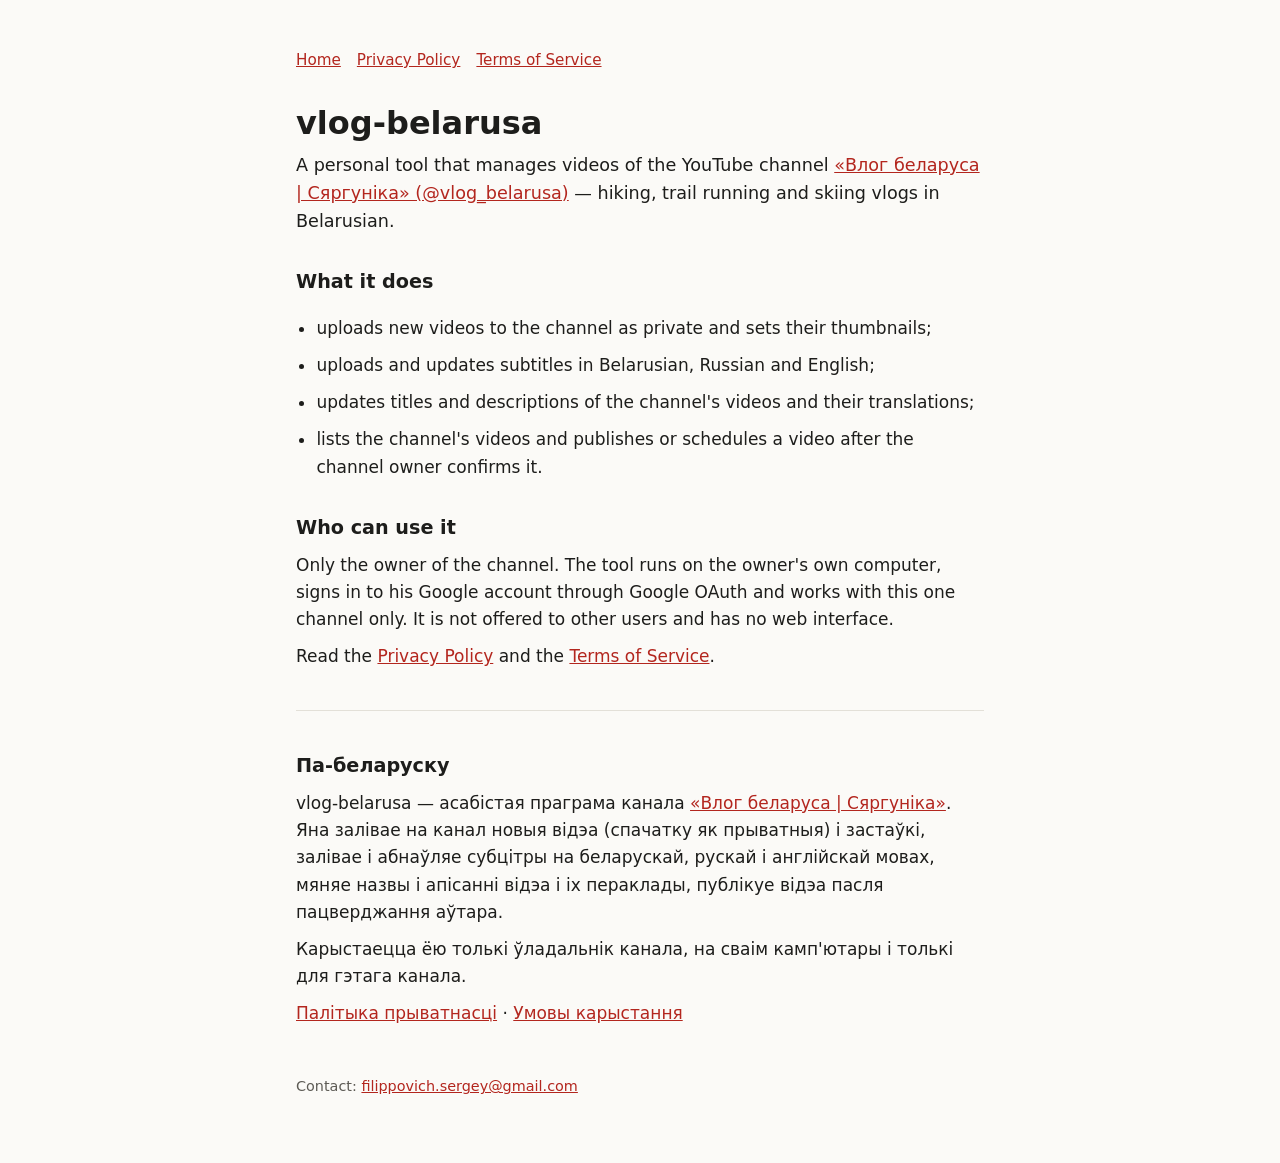
<file: docs/index.html>
<!doctype html>
<html lang="en">
<head>
  <meta charset="utf-8">
  <meta name="viewport" content="width=device-width, initial-scale=1">
  <title>vlog-belarusa</title>
  <meta name="description" content="Personal upload tool of the YouTube channel «Влог беларуса | Сяргуніка» (@vlog_belarusa).">
  <link rel="stylesheet" href="style.css">
</head>
<body>
<main>
  <nav>
    <a href="./">Home</a>
    <a href="privacy.html">Privacy Policy</a>
    <a href="terms.html">Terms of Service</a>
  </nav>

  <h1>vlog-belarusa</h1>
  <p class="lead">A personal tool that manages videos of the YouTube channel
    <a href="https://www.youtube.com/@vlog_belarusa">«Влог беларуса | Сяргуніка» (@vlog_belarusa)</a> —
    hiking, trail running and skiing vlogs in Belarusian.</p>

  <h2>What it does</h2>
  <ul>
    <li>uploads new videos to the channel as private and sets their thumbnails;</li>
    <li>uploads and updates subtitles in Belarusian, Russian and English;</li>
    <li>updates titles and descriptions of the channel's videos and their translations;</li>
    <li>lists the channel's videos and publishes or schedules a video after the channel owner confirms it.</li>
  </ul>

  <h2>Who can use it</h2>
  <p>Only the owner of the channel. The tool runs on the owner's own computer, signs in to his Google
    account through Google OAuth and works with this one channel only. It is not offered to other users
    and has no web interface.</p>

  <p>Read the <a href="privacy.html">Privacy Policy</a> and the <a href="terms.html">Terms of Service</a>.</p>

  <hr>

  <section lang="be">
    <h2>Па-беларуску</h2>
    <p>vlog-belarusa — асабістая праграма канала
      <a href="https://www.youtube.com/@vlog_belarusa">«Влог беларуса | Сяргуніка»</a>. Яна залівае на канал
      новыя відэа (спачатку як прыватныя) і застаўкі, залівае і абнаўляе субцітры на беларускай, рускай і
      англійскай мовах, мяняе назвы і апісанні відэа і іх пераклады, публікуе відэа пасля пацверджання аўтара.</p>
    <p>Карыстаецца ёю толькі ўладальнік канала, на сваім камп'ютары і толькі для гэтага канала.</p>
    <p><a href="privacy.html#be">Палітыка прыватнасці</a> · <a href="terms.html#be">Умовы карыстання</a></p>
  </section>

  <footer>Contact: <a href="mailto:filippovich.sergey@gmail.com">filippovich.sergey@gmail.com</a></footer>
</main>
</body>
</html>
</file>
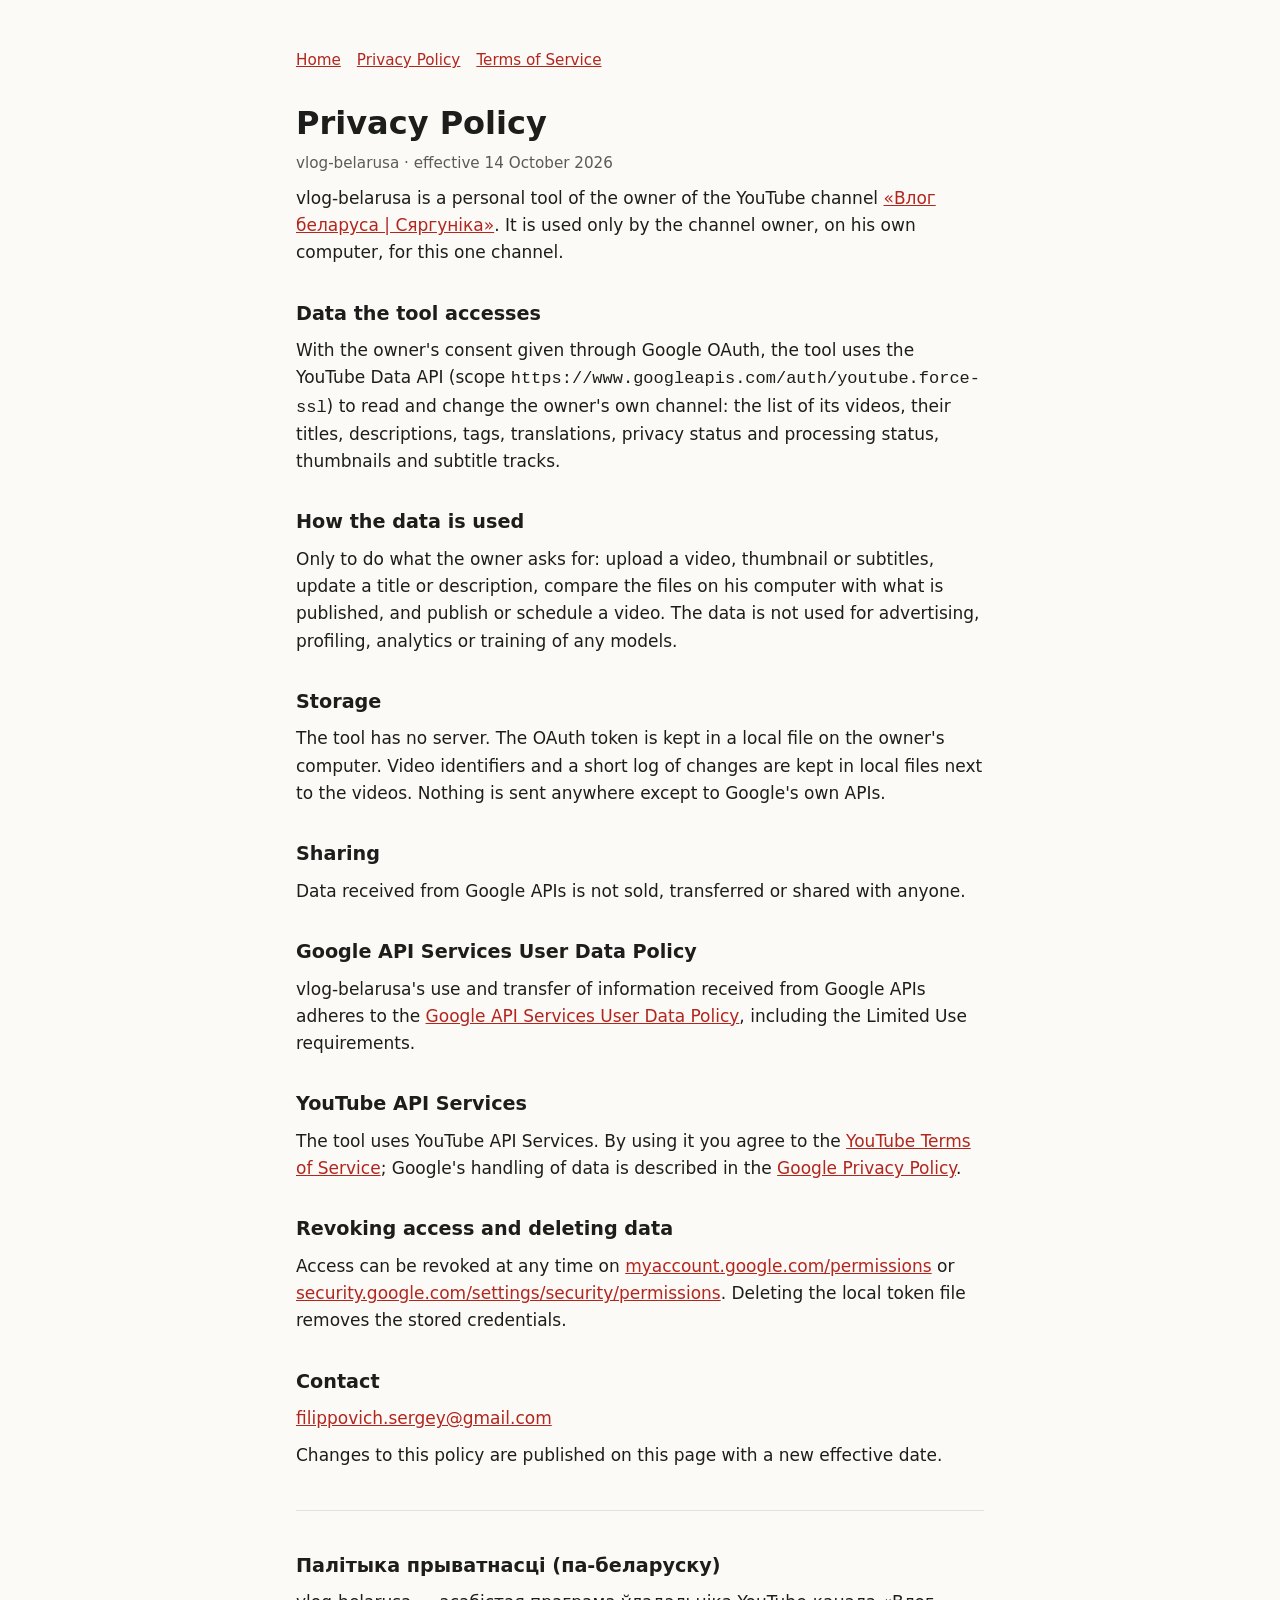
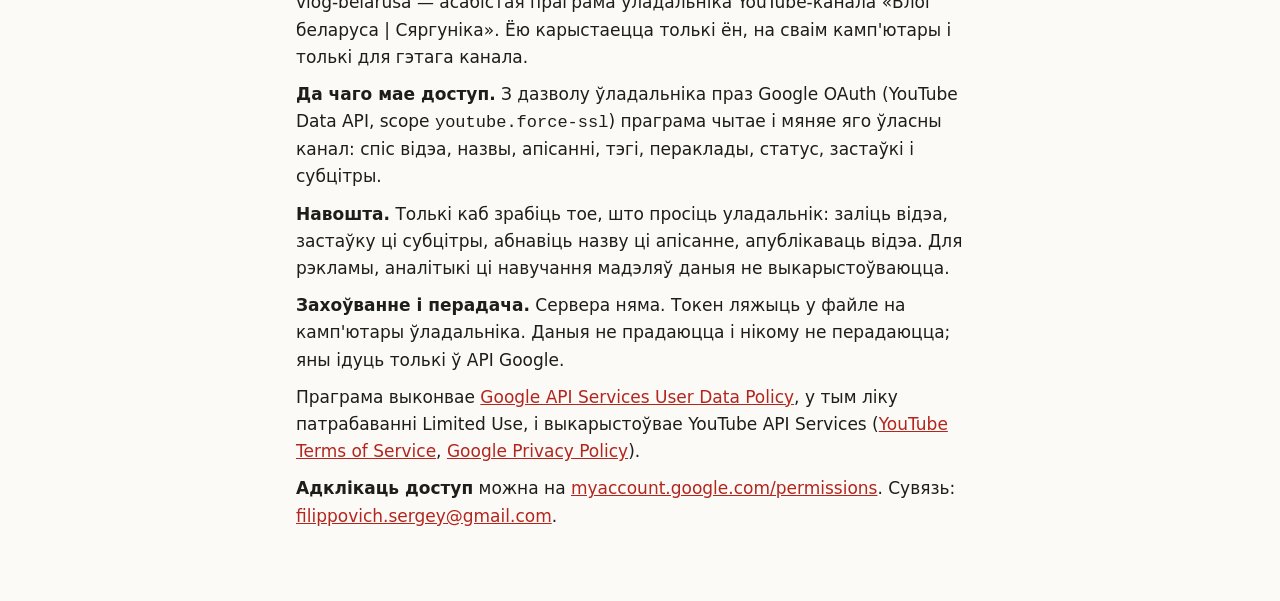
<file: docs/privacy.html>
<!doctype html>
<html lang="en">
<head>
  <meta charset="utf-8">
  <meta name="viewport" content="width=device-width, initial-scale=1">
  <title>Privacy Policy — vlog-belarusa</title>
  <link rel="stylesheet" href="style.css">
</head>
<body>
<main>
  <nav>
    <a href="./">Home</a>
    <a href="privacy.html">Privacy Policy</a>
    <a href="terms.html">Terms of Service</a>
  </nav>

  <h1>Privacy Policy</h1>
  <p class="meta">vlog-belarusa · effective 14 October 2026</p>

  <p>vlog-belarusa is a personal tool of the owner of the YouTube channel
    <a href="https://www.youtube.com/@vlog_belarusa">«Влог беларуса | Сяргуніка»</a>. It is used only by the
    channel owner, on his own computer, for this one channel.</p>

  <h2>Data the tool accesses</h2>
  <p>With the owner's consent given through Google OAuth, the tool uses the YouTube Data API
    (scope <code>https://www.googleapis.com/auth/youtube.force-ssl</code>) to read and change the owner's
    own channel: the list of its videos, their titles, descriptions, tags, translations, privacy status and
    processing status, thumbnails and subtitle tracks.</p>

  <h2>How the data is used</h2>
  <p>Only to do what the owner asks for: upload a video, thumbnail or subtitles, update a title or
    description, compare the files on his computer with what is published, and publish or schedule a video.
    The data is not used for advertising, profiling, analytics or training of any models.</p>

  <h2>Storage</h2>
  <p>The tool has no server. The OAuth token is kept in a local file on the owner's computer. Video
    identifiers and a short log of changes are kept in local files next to the videos. Nothing is sent
    anywhere except to Google's own APIs.</p>

  <h2>Sharing</h2>
  <p>Data received from Google APIs is not sold, transferred or shared with anyone.</p>

  <h2>Google API Services User Data Policy</h2>
  <p>vlog-belarusa's use and transfer of information received from Google APIs adheres to the
    <a href="https://developers.google.com/terms/api-services-user-data-policy">Google API Services User Data
    Policy</a>, including the Limited Use requirements.</p>

  <h2>YouTube API Services</h2>
  <p>The tool uses YouTube API Services. By using it you agree to the
    <a href="https://www.youtube.com/t/terms">YouTube Terms of Service</a>; Google's handling of data is
    described in the <a href="https://policies.google.com/privacy">Google Privacy Policy</a>.</p>

  <h2>Revoking access and deleting data</h2>
  <p>Access can be revoked at any time on
    <a href="https://myaccount.google.com/permissions">myaccount.google.com/permissions</a>
    or <a href="https://security.google.com/settings/security/permissions">security.google.com/settings/security/permissions</a>.
    Deleting the local token file removes the stored credentials.</p>

  <h2>Contact</h2>
  <p><a href="mailto:filippovich.sergey@gmail.com">filippovich.sergey@gmail.com</a></p>

  <p>Changes to this policy are published on this page with a new effective date.</p>

  <hr>

  <section id="be" lang="be">
    <h2>Палітыка прыватнасці (па-беларуску)</h2>
    <p>vlog-belarusa — асабістая праграма ўладальніка YouTube-канала «Влог беларуса | Сяргуніка». Ёю
      карыстаецца толькі ён, на сваім камп'ютары і толькі для гэтага канала.</p>
    <p><strong>Да чаго мае доступ.</strong> З дазволу ўладальніка праз Google OAuth (YouTube Data API, scope
      <code>youtube.force-ssl</code>) праграма чытае і мяняе яго ўласны канал: спіс відэа, назвы, апісанні,
      тэгі, пераклады, статус, застаўкі і субцітры.</p>
    <p><strong>Навошта.</strong> Толькі каб зрабіць тое, што просіць уладальнік: заліць відэа, застаўку ці
      субцітры, абнавіць назву ці апісанне, апублікаваць відэа. Для рэкламы, аналітыкі ці навучання мадэляў
      даныя не выкарыстоўваюцца.</p>
    <p><strong>Захоўванне і перадача.</strong> Сервера няма. Токен ляжыць у файле на камп'ютары ўладальніка.
      Даныя не прадаюцца і нікому не перадаюцца; яны ідуць толькі ў API Google.</p>
    <p>Праграма выконвае <a href="https://developers.google.com/terms/api-services-user-data-policy">Google API
      Services User Data Policy</a>, у тым ліку патрабаванні Limited Use, і выкарыстоўвае YouTube API Services
      (<a href="https://www.youtube.com/t/terms">YouTube Terms of Service</a>,
      <a href="https://policies.google.com/privacy">Google Privacy Policy</a>).</p>
    <p><strong>Адклікаць доступ</strong> можна на
      <a href="https://myaccount.google.com/permissions">myaccount.google.com/permissions</a>.
      Сувязь: <a href="mailto:filippovich.sergey@gmail.com">filippovich.sergey@gmail.com</a>.</p>
  </section>
</main>
</body>
</html>
</file>
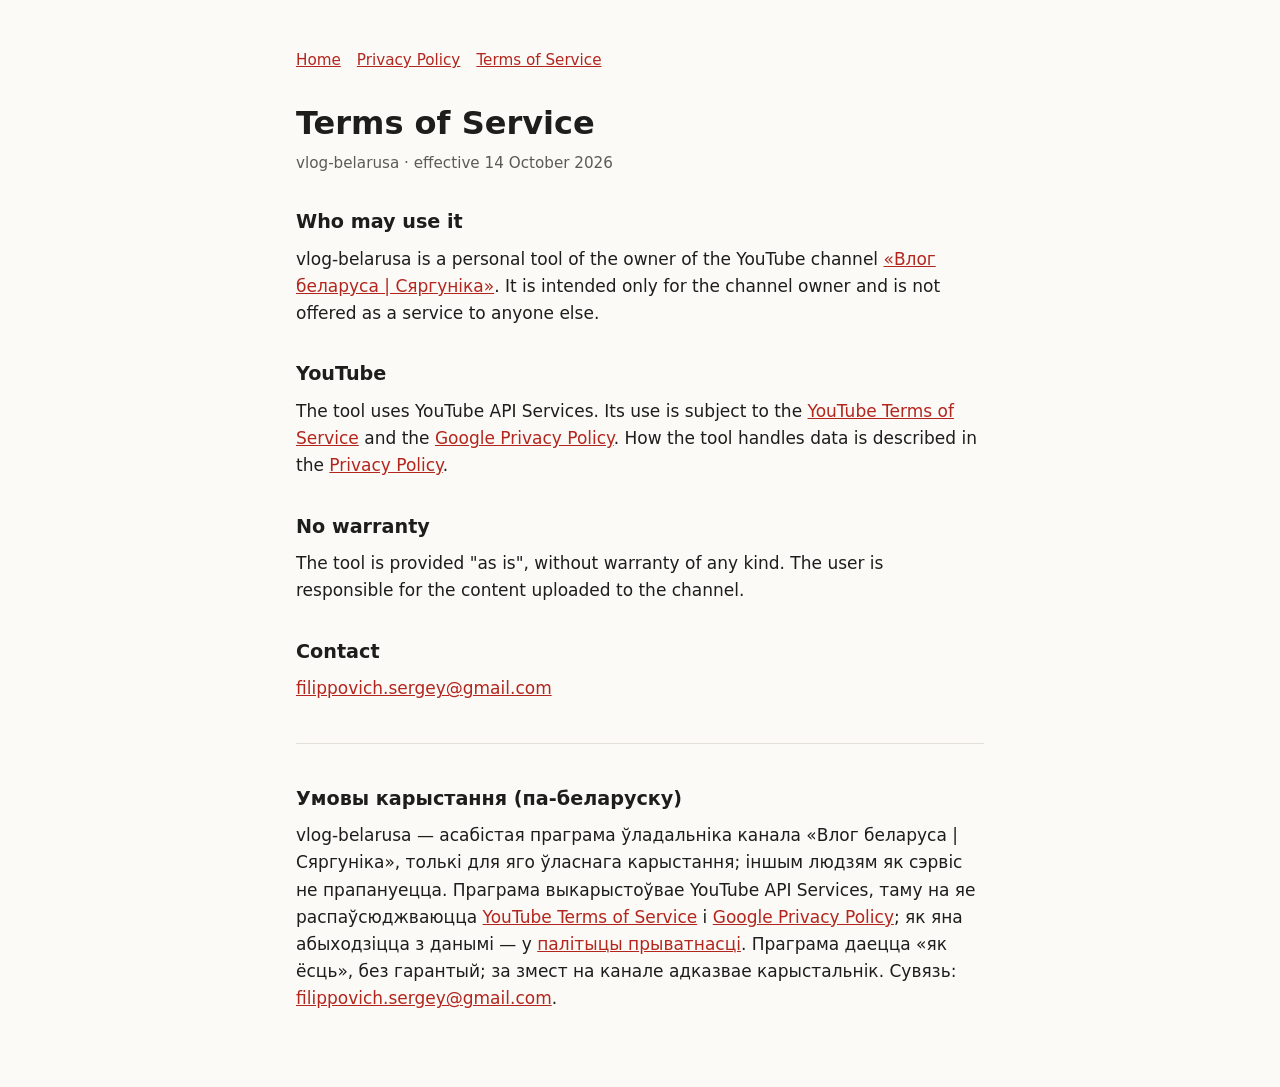
<file: docs/terms.html>
<!doctype html>
<html lang="en">
<head>
  <meta charset="utf-8">
  <meta name="viewport" content="width=device-width, initial-scale=1">
  <title>Terms of Service — vlog-belarusa</title>
  <link rel="stylesheet" href="style.css">
</head>
<body>
<main>
  <nav>
    <a href="./">Home</a>
    <a href="privacy.html">Privacy Policy</a>
    <a href="terms.html">Terms of Service</a>
  </nav>

  <h1>Terms of Service</h1>
  <p class="meta">vlog-belarusa · effective 14 October 2026</p>

  <h2>Who may use it</h2>
  <p>vlog-belarusa is a personal tool of the owner of the YouTube channel
    <a href="https://www.youtube.com/@vlog_belarusa">«Влог беларуса | Сяргуніка»</a>. It is intended only for
    the channel owner and is not offered as a service to anyone else.</p>

  <h2>YouTube</h2>
  <p>The tool uses YouTube API Services. Its use is subject to the
    <a href="https://www.youtube.com/t/terms">YouTube Terms of Service</a> and the
    <a href="https://policies.google.com/privacy">Google Privacy Policy</a>. How the tool handles data is
    described in the <a href="privacy.html">Privacy Policy</a>.</p>

  <h2>No warranty</h2>
  <p>The tool is provided "as is", without warranty of any kind. The user is responsible for the content
    uploaded to the channel.</p>

  <h2>Contact</h2>
  <p><a href="mailto:filippovich.sergey@gmail.com">filippovich.sergey@gmail.com</a></p>

  <hr>

  <section id="be" lang="be">
    <h2>Умовы карыстання (па-беларуску)</h2>
    <p>vlog-belarusa — асабістая праграма ўладальніка канала «Влог беларуса | Сяргуніка», толькі для яго
      ўласнага карыстання; іншым людзям як сэрвіс не прапануецца. Праграма выкарыстоўвае YouTube API Services,
      таму на яе распаўсюджваюцца <a href="https://www.youtube.com/t/terms">YouTube Terms of Service</a> і
      <a href="https://policies.google.com/privacy">Google Privacy Policy</a>; як яна абыходзіцца з данымі —
      у <a href="privacy.html#be">палітыцы прыватнасці</a>. Праграма даецца «як ёсць», без гарантый; за змест
      на канале адказвае карыстальнік. Сувязь:
      <a href="mailto:filippovich.sergey@gmail.com">filippovich.sergey@gmail.com</a>.</p>
  </section>
</main>
</body>
</html>
</file>
<file: docs/style.css>
:root {
  --bg: #fbfaf7;
  --fg: #1d1d1b;
  --muted: #5d5b55;
  --line: #e3e0d8;
  --accent: #b3261e;
}
@media (prefers-color-scheme: dark) {
  :root {
    --bg: #161614;
    --fg: #ecebe6;
    --muted: #a8a59c;
    --line: #34322d;
    --accent: #f28b82;
  }
}
* { box-sizing: border-box; }
html { background: var(--bg); color: var(--fg); }
body {
  margin: 0;
  font: 17px/1.6 system-ui, -apple-system, "Segoe UI", Roboto, sans-serif;
}
main { max-width: 720px; margin: 0 auto; padding: 48px 16px 64px; }
h1 { font-size: 2rem; line-height: 1.2; margin: 0 0 8px; }
h2 { font-size: 1.2rem; margin: 32px 0 8px; }
p, li { margin: 0 0 10px; }
ul { padding-left: 1.2em; }
a { color: var(--accent); }
.lead { font-size: 1.1rem; }
.meta { color: var(--muted); font-size: 0.95rem; }
nav { display: flex; gap: 16px; flex-wrap: wrap; margin: 0 0 32px; font-size: 0.95rem; }
hr { border: 0; border-top: 1px solid var(--line); margin: 40px 0; }
footer { color: var(--muted); font-size: 0.9rem; margin-top: 48px; }
</file>
